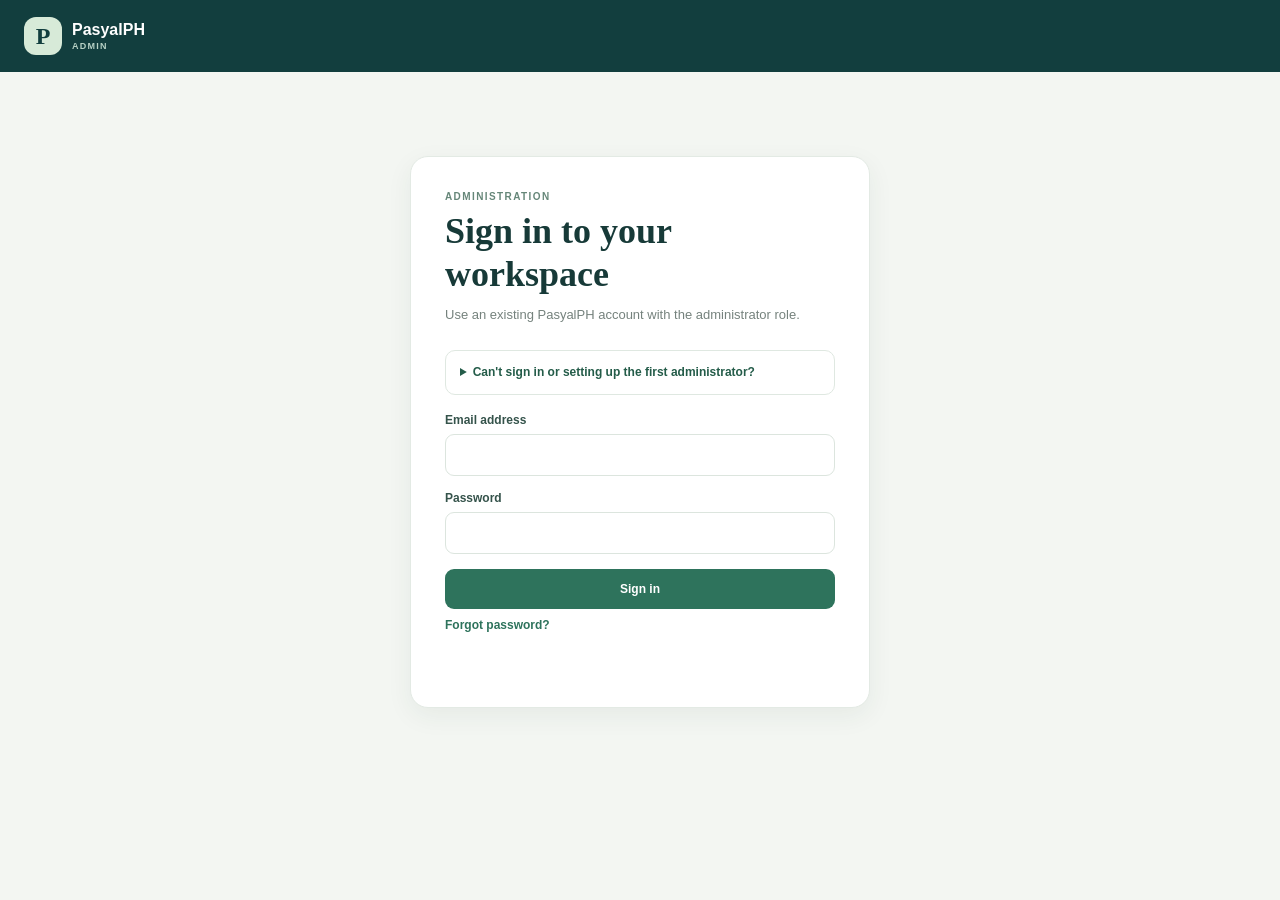
<file: admin-web/index.html>
<!doctype html>
<html lang="en">
  <head>
    <meta charset="utf-8">
    <meta name="viewport" content="width=device-width, initial-scale=1">
    <meta name="theme-color" content="#123e3e">
    <title>PasyalPH Admin</title>
    <link rel="stylesheet" href="./styles.css">
    <script src="./config.js"></script>
    <script type="module" src="./app.js"></script>
  </head>
  <body>
    <header class="topbar">
      <a class="brand" href="/" aria-label="PasyalPH home">
        <span class="brand-mark">P</span>
        <span>PasyalPH <small>ADMIN</small></span>
      </a>
      <div id="account-bar" class="account-bar" hidden>
        <span id="account-email"></span>
        <button id="sign-out" class="button button-outline" type="button">Sign out</button>
      </div>
    </header>

    <main>
      <section id="auth-panel" class="auth-panel panel">
        <p class="eyebrow">ADMINISTRATION</p>
        <h1>Sign in to your workspace</h1>
        <p class="muted">Use an existing PasyalPH account with the administrator role.</p>
        <details id="first-admin-help" class="setup-help">
          <summary>Can't sign in or setting up the first administrator?</summary>
          <p>First create an account through the PasyalPH app and confirm its email. Then, in the Supabase Dashboard SQL Editor, assign the administrator role to that exact email:</p>
          <pre><code>update public.profiles p
set role = 'admin'
from auth.users u
where p.id = u.id
  and lower(u.email) = lower('your-email@example.com')
returning u.email, p.role;</code></pre>
          <p>Replace the example email and confirm the returned account is the intended one. Passwords cannot be viewed in the database; use password recovery if needed.</p>
        </details>
        <form id="login-form" class="stack">
          <label>Email address<input name="email" type="email" autocomplete="username" required></label>
          <label>Password<input name="password" type="password" autocomplete="current-password" required></label>
          <button class="button button-primary" type="submit">Sign in</button>
        </form>
        <button id="forgot-link" class="text-button" type="button">Forgot password?</button>
        <form id="recovery-form" class="stack" hidden>
          <h2>Choose a new password</h2>
          <label>New password<input name="password" type="password" minlength="12" maxlength="128" autocomplete="new-password" required></label>
          <label>Confirm password<input name="confirmation" type="password" minlength="12" maxlength="128" autocomplete="new-password" required></label>
          <button class="button button-primary" type="submit">Save password</button>
          <button id="cancel-recovery" class="text-button" type="button">Back to sign in</button>
        </form>
        <p id="auth-message" class="notice" role="status" aria-live="polite"></p>
      </section>

      <section id="workspace" hidden>
        <div class="page-heading">
          <div>
            <p class="eyebrow">ADMIN WORKSPACE</p>
            <h1>App dashboard</h1>
            <p class="muted">Live operational analytics from places, promotions, business applications, and traveler reports.</p>
          </div>
          <button id="refresh" class="button button-outline" type="button">Refresh data</button>
        </div>
        <p id="workspace-message" class="notice" role="status" aria-live="polite"></p>

        <nav class="tabs" aria-label="Admin sections">
          <button class="tab active" data-tab="dashboard" type="button">Dashboard</button>
          <button class="tab" data-tab="places" type="button">Places</button>
          <button class="tab" data-tab="promotions" type="button">Promotions</button>
          <button class="tab" data-tab="applications" type="button">Applications</button>
          <button class="tab" data-tab="reports" type="button">Reports</button>
          <button class="tab" data-tab="admins" type="button">Admins</button>
        </nav>

        <section id="dashboard-section" class="dashboard-section">
          <div class="metric-grid">
            <article class="panel metric"><span>Total places</span><strong id="metric-places">—</strong><small>Listings in the database</small></article>
            <article class="panel metric"><span>Active promotions</span><strong id="metric-promotions">—</strong><small>Currently running campaigns</small></article>
            <article class="panel metric"><span>Pending applications</span><strong id="metric-applications">—</strong><small>Awaiting administrator review</small></article>
            <article class="panel metric"><span>Open reports</span><strong id="metric-reports">—</strong><small>Traveler reports to review</small></article>
          </div>
          <div class="analytics-grid">
            <article class="panel analytics-card">
              <div class="panel-heading"><div><p class="eyebrow">TRAVELER FEEDBACK</p><h2>Report volume</h2></div><span class="muted">Last 6 months</span></div>
              <div id="report-trend" class="bar-list" aria-label="Monthly report volume"></div>
            </article>
            <article class="panel analytics-card">
              <div class="panel-heading"><div><p class="eyebrow">LISTING HEALTH</p><h2>Places by status</h2></div></div>
              <div id="place-breakdown" class="bar-list"></div>
            </article>
            <article class="panel analytics-card">
              <div class="panel-heading"><div><p class="eyebrow">BUSINESS OWNERS</p><h2>Application status</h2></div></div>
              <div id="application-breakdown" class="bar-list"></div>
            </article>
            <article class="panel analytics-card">
              <div class="panel-heading"><div><p class="eyebrow">NEEDS ATTENTION</p><h2>Most reported places</h2></div></div>
              <div id="top-reported-places" class="record-list"></div>
            </article>
          </div>
          <p class="muted analytics-note">Charts summarize records available to this administrator. The app does not currently record visitor sessions or active-user telemetry, so this dashboard does not estimate those metrics.</p>
        </section>

        <section id="places-section" class="workspace-grid" hidden>
          <div class="panel editor">
            <div class="panel-heading">
              <div><p class="eyebrow">PLACE DETAILS</p><h2 id="place-form-title">Add a place</h2></div>
              <button id="place-cancel" class="text-button" type="button" hidden>Cancel edit</button>
            </div>
            <form id="place-form" class="stack">
              <label>Place name<input name="name" maxlength="250" required></label>
              <div class="two-col">
                <label>Category<select name="category" required>
                  <option>Tourist Spot</option><option>Food</option><option>Resort</option><option>Stay</option><option>Shop</option>
                </select></label>
                <label>Status<select name="status" required>
                  <option>Verified</option><option>Pending Verification</option><option>Rejected</option><option>Suspended</option>
                </select></label>
              </div>
              <label>Address<input name="address" maxlength="500" required></label>
              <label>Description<textarea name="description" rows="4" maxlength="2000" required></textarea></label>
              <label>Image URL or app path<input name="image" maxlength="1000" placeholder="/assets/images/taal.jpg"></label>
              <div class="two-col">
                <label>Latitude<input name="lat" type="number" step="any" min="-90" max="90" required></label>
                <label>Longitude<input name="lng" type="number" step="any" min="-180" max="180" required></label>
              </div>
              <div class="two-col">
                <label>Hours<input name="hours" maxlength="250"></label>
                <label>Contact<input name="contact" maxlength="100"></label>
              </div>
              <label>Rates<input name="rates" maxlength="500"></label>
              <label>Amenities <small>(comma separated)</small><input name="amenities" maxlength="1000"></label>
              <label>Routes / transport notes <small>(comma separated)</small><input name="routes" maxlength="2000"></label>
              <label class="check"><input name="sponsored" type="checkbox"> Sponsored placement</label>
              <button class="button button-primary" type="submit">Save place</button>
            </form>
          </div>
          <div class="panel records">
            <div class="panel-heading"><div><p class="eyebrow">DATABASE</p><h2>Places</h2></div><span id="place-count" class="count">0</span></div>
            <div id="places-list" class="record-list"></div>
          </div>
        </section>

        <section id="promotions-section" class="workspace-grid" hidden>
          <div class="panel editor">
            <div class="panel-heading">
              <div><p class="eyebrow">CAMPAIGN DETAILS</p><h2 id="promotion-form-title">Add a promotion</h2></div>
              <button id="promotion-cancel" class="text-button" type="button" hidden>Cancel edit</button>
            </div>
            <form id="promotion-form" class="stack">
              <label>Promotion title<input name="title" maxlength="160" required></label>
              <label>Place<select name="place_id" required></select></label>
              <label>Discount label<input name="discount_label" maxlength="100" placeholder="10% off"></label>
              <label>Description<textarea name="description" rows="4" maxlength="2000"></textarea></label>
              <div class="two-col">
                <label>Starts<input name="starts_at" type="datetime-local" required></label>
                <label>Ends<input name="ends_at" type="datetime-local" required></label>
              </div>
              <label class="check"><input name="active" type="checkbox" checked> Active</label>
              <button class="button button-primary" type="submit">Save promotion</button>
            </form>
          </div>
          <div class="panel records">
            <div class="panel-heading"><div><p class="eyebrow">DATABASE</p><h2>Promotions</h2></div><span id="promotion-count" class="count">0</span></div>
            <div id="promotions-list" class="record-list"></div>
          </div>
        </section>

        <section id="applications-section" class="panel records" hidden>
          <div class="panel-heading"><div><p class="eyebrow">BUSINESS OWNERS</p><h2>Applications awaiting review</h2></div><span id="application-count" class="count">0</span></div>
          <div id="applications-list" class="record-list"></div>
        </section>

        <section id="reports-section" class="panel records" hidden>
          <div class="panel-heading"><div><p class="eyebrow">TRAVELER FEEDBACK</p><h2>Place reports</h2></div><span id="report-count" class="count">0</span></div>
          <div id="reports-list" class="record-list"></div>
        </section>

        <section id="admins-section" class="workspace-grid" hidden>
          <div class="panel editor">
            <div class="panel-heading"><div><p class="eyebrow">ADMIN ACCESS</p><h2>Create administrator</h2></div></div>
            <p class="muted">Create a confirmed account with the administrator role. Make sure the email belongs to the intended person. No invitation or password email is sent. Share the temporary password securely and ask the new administrator to reset it after signing in.</p>
            <form id="admin-form" class="stack">
              <label>Email address<input name="email" type="email" autocomplete="off" maxlength="254" required></label>
              <label>Temporary password<input name="password" type="password" autocomplete="new-password" minlength="12" maxlength="128" required></label>
              <label>Confirm password<input name="confirmation" type="password" autocomplete="new-password" minlength="12" maxlength="128" required></label>
              <label class="check"><input name="confirm-understanding" type="checkbox" required> I verified this email belongs to the intended person and will share the password securely.</label>
              <button class="button button-primary" type="submit">Create admin account</button>
            </form>
          </div>
          <div class="panel editor">
            <p class="eyebrow">IMPORTANT</p>
            <h2>Credentials are not emailed</h2>
            <p class="muted">The password is sent only to Supabase over HTTPS and is never displayed or stored by this site after submission. Supabase stores passwords securely; they cannot be viewed later. Give the temporary password directly to the intended account holder using a secure channel.</p>
            <p class="muted">Creating an admin grants broad access to manage listings, promotions, business applications, and reports. Only create accounts for people you trust.</p>
          </div>
        </section>
      </section>
    </main>
  </body>
</html>
</file>
<file: admin-web/styles.css>
:root {
  color-scheme: light;
  font-family: "Plus Jakarta Sans", "Segoe UI", sans-serif;
  color: #173a38;
  background: #f3f6f2;
  font-synthesis: none;
}

* { box-sizing: border-box; }
body { margin: 0; min-width: 320px; }
button, input, select, textarea { font: inherit; }
button { cursor: pointer; }
[hidden] { display: none !important; }

.topbar {
  height: 72px;
  padding: 0 max(24px, calc((100vw - 1440px) / 2));
  display: flex;
  align-items: center;
  justify-content: space-between;
  color: white;
  background: #123e3e;
}
.brand { display: flex; align-items: center; gap: 10px; color: inherit; text-decoration: none; font-weight: 800; }
.brand small { display: block; margin-top: 2px; color: #b7d1c5; font-size: 9px; letter-spacing: .14em; }
.brand-mark { display: grid; width: 38px; height: 38px; place-items: center; border-radius: 12px; color: #123e3e; background: #d7ead8; font-family: Georgia, serif; font-size: 24px; }
.account-bar { display: flex; align-items: center; gap: 16px; font-size: 12px; }

main { width: min(1440px, 100%); margin: 0 auto; padding: 36px 28px 64px; }
h1, h2, p { margin-top: 0; }
h1 { margin-bottom: 8px; font: 700 clamp(25px, 4vw, 36px)/1.2 Georgia, serif; color: #173a38; }
h2 { margin: 0; font-size: 18px; }
.muted { color: #75827d; font-size: 13px; line-height: 1.65; }
.eyebrow { margin-bottom: 8px; color: #668779; font-size: 10px; font-weight: 800; letter-spacing: .14em; }
.panel { border: 1px solid #e3eae4; border-radius: 18px; background: #fff; box-shadow: 0 8px 26px #183e3610; }
.auth-panel { width: min(460px, 100%); margin: 48px auto; padding: 34px; }
.auth-panel > .muted { margin-bottom: 24px; }
.stack { display: grid; gap: 15px; }
label { display: grid; gap: 7px; color: #35534b; font-size: 12px; font-weight: 700; }
label small { color: #829089; font-weight: 400; }
input, select, textarea {
  width: 100%; min-height: 42px; border: 1px solid #dce5de; border-radius: 9px;
  padding: 10px 12px; outline: none; color: #203d37; background: #fff; font-size: 13px;
}
textarea { resize: vertical; }
input:focus, select:focus, textarea:focus { border-color: #438069; box-shadow: 0 0 0 3px #43806920; }
.check { display: flex; align-items: center; gap: 9px; font-weight: 600; }
.check input { width: 16px; min-height: 16px; margin: 0; accent-color: #2e735c; }
.button { min-height: 40px; border: 1px solid transparent; border-radius: 9px; padding: 9px 15px; font-size: 12px; font-weight: 800; }
.button-primary { color: white; background: #2e735c; }
.button-primary:hover { background: #245c49; }
.button-outline { border-color: #cad9d0; color: #234b40; background: transparent; }
.topbar .button-outline { border-color: #a4c0b4; color: white; }
.text-button { padding: 9px 0; border: 0; color: #2e735c; background: transparent; font-size: 12px; font-weight: 700; }
.notice { min-height: 20px; margin: 12px 0 0; color: #315e4d; font-size: 12px; line-height: 1.5; }
.notice.error { color: #a13932; }
.page-heading { display: flex; align-items: center; justify-content: space-between; gap: 20px; margin-bottom: 24px; }
.page-heading p:last-child { margin-bottom: 0; }
.tabs { display: flex; gap: 8px; margin: 20px 0; border-bottom: 1px solid #dfe8e1; }
.tab { padding: 12px 16px; border: 0; border-bottom: 3px solid transparent; color: #75827d; background: transparent; font-size: 13px; font-weight: 800; }
.tab.active { border-bottom-color: #2e735c; color: #245c49; }
.workspace-grid { display: grid; grid-template-columns: minmax(300px, 400px) minmax(0, 1fr); align-items: start; gap: 20px; }
.editor, .records { padding: 22px; }
.panel-heading { display: flex; align-items: center; justify-content: space-between; gap: 12px; margin-bottom: 20px; }
.count { display: grid; min-width: 30px; height: 30px; padding: 0 8px; place-items: center; border-radius: 20px; color: #2e735c; background: #eaf3ed; font-size: 12px; font-weight: 800; }
.two-col { display: grid; grid-template-columns: 1fr 1fr; gap: 12px; }
.record-list { display: grid; gap: 10px; }
.record { display: flex; align-items: flex-start; justify-content: space-between; gap: 12px; border: 1px solid #e9eee9; border-radius: 12px; padding: 14px; }
.record h3 { margin: 0 0 5px; font-size: 14px; }
.record p { margin: 0 0 5px; color: #75827d; font-size: 11px; line-height: 1.5; }
.record .badge { display: inline-flex; margin-top: 4px; border-radius: 20px; padding: 4px 8px; color: #366b55; background: #eaf3ed; font-size: 10px; font-weight: 800; }
.record-actions { display: flex; gap: 5px; }
.record-actions button { border: 0; border-radius: 7px; padding: 7px 9px; color: #31584b; background: #f1f5f1; font-size: 11px; font-weight: 700; }
.record-actions button.delete { color: #a13932; }
.empty { padding: 30px 12px; color: #75827d; text-align: center; font-size: 12px; }
.setup-help { margin: 18px 0; border: 1px solid #dfe8e1; border-radius: 10px; padding: 12px 14px; color: #35534b; font-size: 12px; line-height: 1.6; }
.setup-help summary { color: #245c49; cursor: pointer; font-weight: 800; }
.setup-help p { margin: 10px 0 0; }
.setup-help pre { overflow-x: auto; margin: 10px 0; border-radius: 8px; padding: 12px; color: #e8f2eb; background: #173a38; font: 11px/1.6 Consolas, monospace; }
.dashboard-section { display: grid; gap: 18px; }
.metric-grid { display: grid; grid-template-columns: repeat(4, minmax(0, 1fr)); gap: 14px; }
.metric { display: grid; gap: 7px; padding: 20px; }
.metric span { color: #61766c; font-size: 12px; font-weight: 700; }
.metric strong { color: #173a38; font: 700 30px/1 Georgia, serif; }
.metric small { color: #829089; font-size: 11px; }
.analytics-grid { display: grid; grid-template-columns: repeat(2, minmax(0, 1fr)); gap: 16px; }
.analytics-card { min-width: 0; padding: 20px; }
.analytics-card .panel-heading { margin-bottom: 16px; }
.analytics-card .panel-heading .muted { font-size: 11px; }
.bar-list { display: grid; gap: 13px; }
.bar-row { display: grid; grid-template-columns: minmax(86px, 1fr) minmax(70px, 2fr) 32px; align-items: center; gap: 10px; color: #5e7268; font-size: 11px; }
.bar-label { overflow: hidden; text-overflow: ellipsis; white-space: nowrap; }
.bar-track { height: 9px; overflow: hidden; border-radius: 10px; background: #edf2ee; }
.bar-fill { display: block; width: var(--bar-width); height: 100%; border-radius: inherit; background: #4a9271; }
.bar-value { color: #234b40; text-align: right; font-weight: 800; }
.analytics-note { margin: 0; }

@media (max-width: 850px) {
  main { padding: 26px 18px 48px; }
  .workspace-grid { grid-template-columns: 1fr; }
  .metric-grid { grid-template-columns: repeat(2, minmax(0, 1fr)); }
  .editor { order: 2; }
  .records { order: 1; }
}
@media (max-width: 540px) {
  .topbar { height: 64px; padding: 0 16px; }
  .account-bar { gap: 8px; }
  #account-email { max-width: 130px; overflow: hidden; text-overflow: ellipsis; white-space: nowrap; }
  main { padding: 24px 14px 40px; }
  .auth-panel, .editor, .records { padding: 20px; }
  .page-heading { align-items: flex-start; flex-direction: column; }
  .two-col { grid-template-columns: 1fr; }
  .record { flex-direction: column; }
  .analytics-grid { grid-template-columns: 1fr; }
  .metric-grid { gap: 10px; }
  .metric { padding: 15px; }
  .metric strong { font-size: 25px; }
}
</file>
